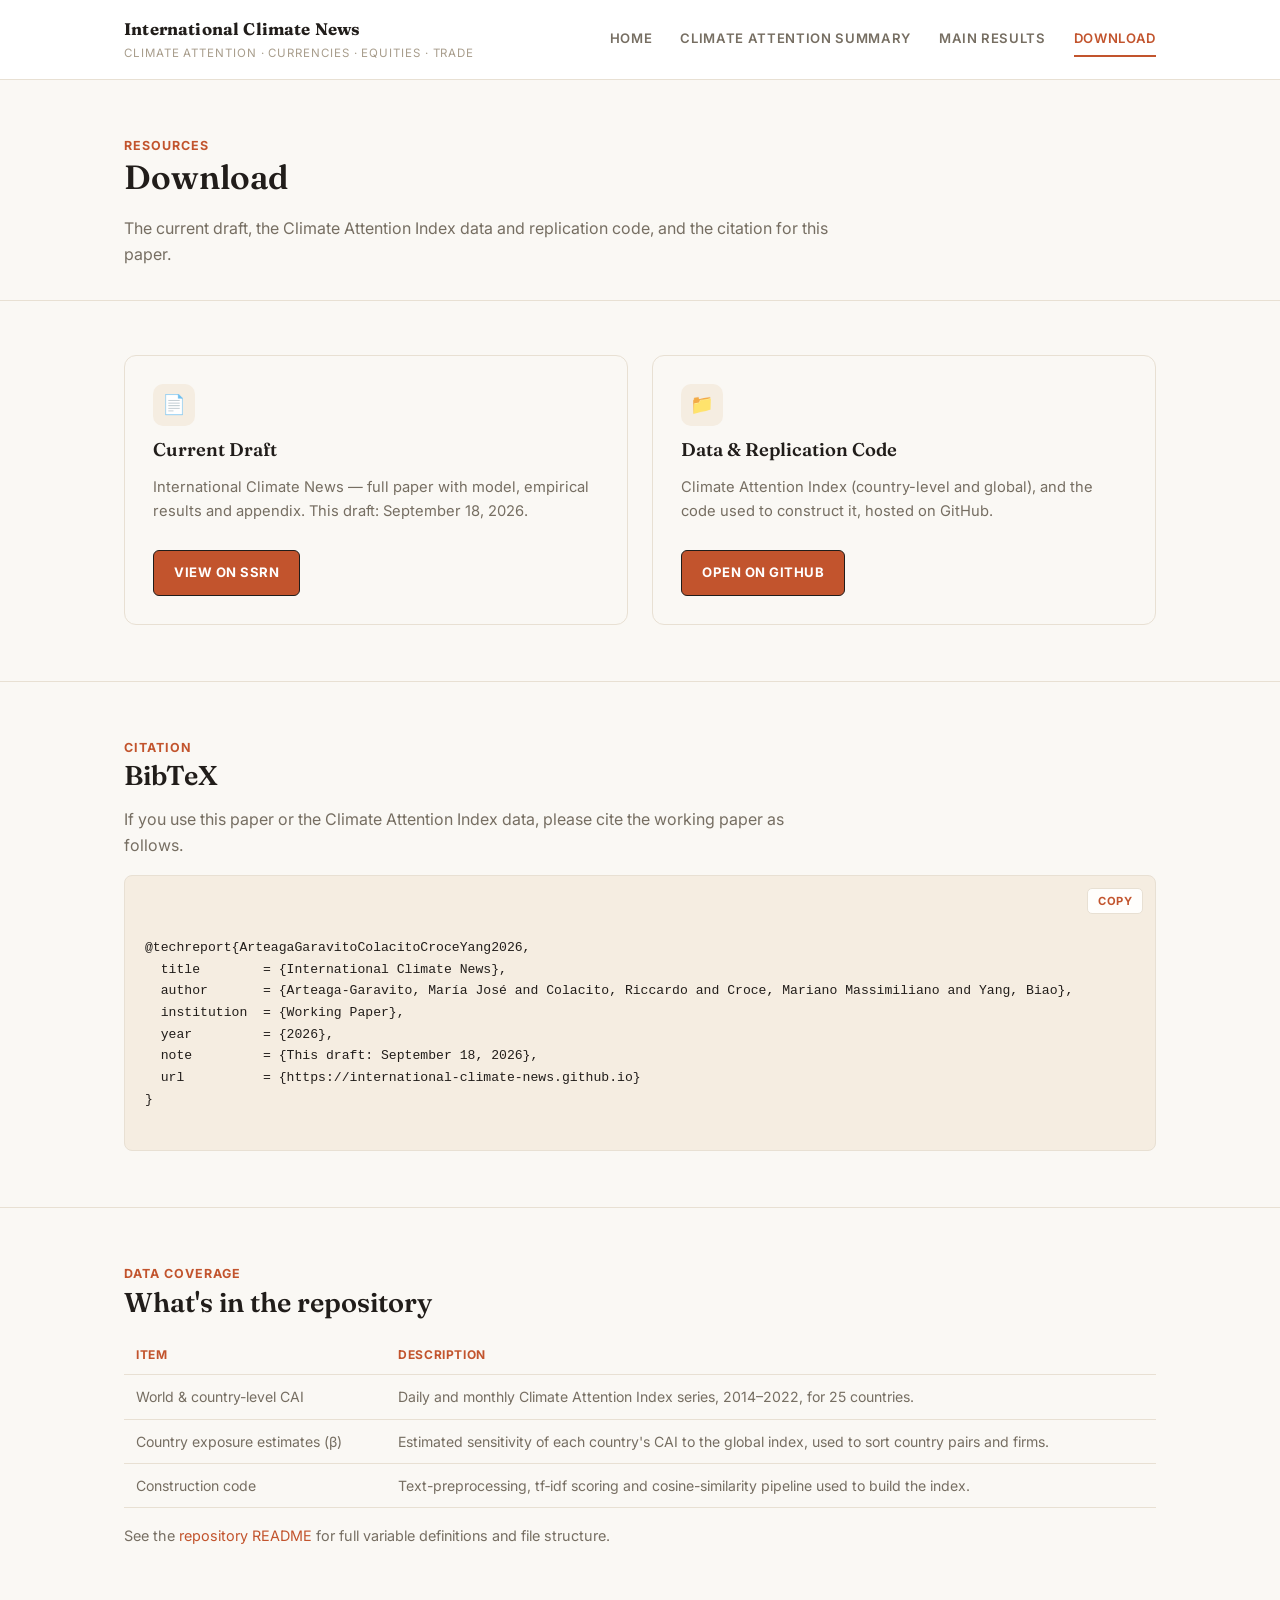
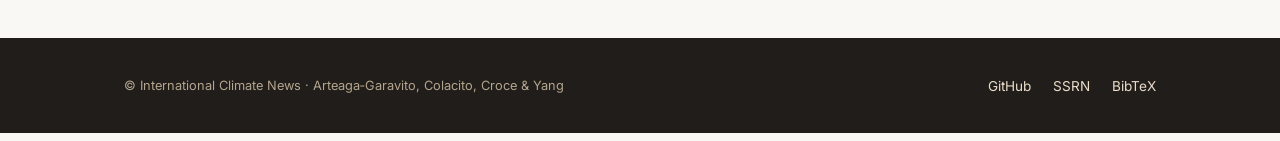
<file: download.html>
<!doctype html>
<html lang="en">
<head>
<meta charset="utf-8">
<meta name="viewport" content="width=device-width, initial-scale=1">
<title>Download — International Climate News</title>
<meta name="description" content="Download the paper, the Climate Attention Index data, and the BibTeX citation for International Climate News.">
<link rel="preconnect" href="https://fonts.googleapis.com">
<link rel="preconnect" href="https://fonts.gstatic.com" crossorigin>
<link href="https://fonts.googleapis.com/css2?family=Fraunces:opsz,wght@9..144,400;9..144,600;9..144,700&family=Inter:wght@400;500;600;700&display=swap" rel="stylesheet">
<link rel="stylesheet" href="assets/css/style.css">
</head>
<body>

<header class="site-header">
  <div class="header-inner">
    <a class="brand" href="index.html" style="text-decoration:none;">
      <span class="brand-text">
        <div class="brand-title">International Climate News</div>
        <div class="brand-sub">Climate attention &middot; currencies &middot; equities &middot; trade</div>
      </span>
    </a>
    <nav class="site-nav">
      <a href="index.html">Home</a>
      <a href="attention.html">Climate Attention Summary</a>
      <a href="results.html">Main Results</a>
      <a href="download.html" class="active">Download</a>
    </nav>
  </div>
</header>

<section class="hero" style="padding-bottom:16px;">
  <div class="container">
    <div class="eyebrow">Resources</div>
    <h1 style="font-size:2.1rem;">Download</h1>
    <p class="section-intro mt-0" style="margin-top:14px;">
      The current draft, the Climate Attention Index data and replication code, and the citation for this paper.
    </p>
  </div>
</section>

<section class="page-section" style="padding-top:24px;">
  <div class="container">
    <div class="download-grid">

      <div class="download-card">
        <div class="icon">&#128196;</div>
        <h3>Current Draft</h3>
        <p>International Climate News &mdash; full paper with model, empirical results and appendix. This draft: September 18, 2026.</p>
        <div class="btn-row" style="margin-top:0;">
          <a class="btn solid" href="https://papers.ssrn.com/sol3/papers.cfm?abstract_id=4713016" target="_blank" rel="noopener">View on SSRN</a>
        </div>
      </div>

      <div class="download-card">
        <div class="icon">&#128193;</div>
        <h3>Data &amp; Replication Code</h3>
        <p>Climate Attention Index (country-level and global), and the code used to construct it, hosted on GitHub.</p>
        <div class="btn-row" style="margin-top:0;">
          <a class="btn solid" href="https://github.com/majoarteaga/ClimateAttentionACCY/tree/main">Open on GitHub</a>
        </div>
      </div>

    </div>
  </div>
</section>

<section class="page-section" id="bibtex">
  <div class="container">
    <div class="eyebrow">Citation</div>
    <h2 class="section-title">BibTeX</h2>
    <p class="section-intro">If you use this paper or the Climate Attention Index data, please cite the working paper as follows.</p>

    <div class="bibtex-box">
<button class="copy-btn" data-copy-target="#bibtex-code">Copy</button>
<code id="bibtex-code">@techreport{ArteagaGaravitoColacitoCroceYang2026,
  title        = {International Climate News},
  author       = {Arteaga-Garavito, María José and Colacito, Riccardo and Croce, Mariano Massimiliano and Yang, Biao},
  institution  = {Working Paper},
  year         = {2026},
  note         = {This draft: September 18, 2026},
  url          = {https://international-climate-news.github.io}
}</code>
    </div>
  </div>
</section>

<section class="page-section" style="border-bottom:none;">
  <div class="container">
    <div class="eyebrow">Data Coverage</div>
    <h2 class="section-title">What's in the repository</h2>
    <table class="data-table">
      <thead>
        <tr>
          <th>Item</th>
          <th>Description</th>
        </tr>
      </thead>
      <tbody>
        <tr>
          <td>World &amp; country-level CAI</td>
          <td>Daily and monthly Climate Attention Index series, 2014&ndash;2022, for 25 countries.</td>
        </tr>
        <tr>
          <td>Country exposure estimates (&beta;)</td>
          <td>Estimated sensitivity of each country's CAI to the global index, used to sort country pairs and firms.</td>
        </tr>
        <tr>
          <td>Construction code</td>
          <td>Text-preprocessing, tf&#8209;idf scoring and cosine-similarity pipeline used to build the index.</td>
        </tr>
      </tbody>
    </table>
    <p style="margin-top:16px; font-size:0.9rem; color:var(--gray);">
      See the <a href="https://github.com/majoarteaga/ClimateAttentionACCY/tree/main">repository README</a> for
      full variable definitions and file structure.
    </p>
  </div>
</section>

<footer class="site-footer">
  <div class="footer-inner">
    <div class="footer-note">&copy; International Climate News &middot; Arteaga&#8209;Garavito, Colacito, Croce &amp; Yang</div>
    <div>
      <a href="https://github.com/majoarteaga/ClimateAttentionACCY/tree/main">GitHub</a>
      <a href="https://papers.ssrn.com/sol3/papers.cfm?abstract_id=4713016" target="_blank" rel="noopener">SSRN</a>
      <a href="download.html#bibtex">BibTeX</a>
    </div>
  </div>
</footer>

<script src="assets/js/main.js"></script>
</body>
</html>
</file>
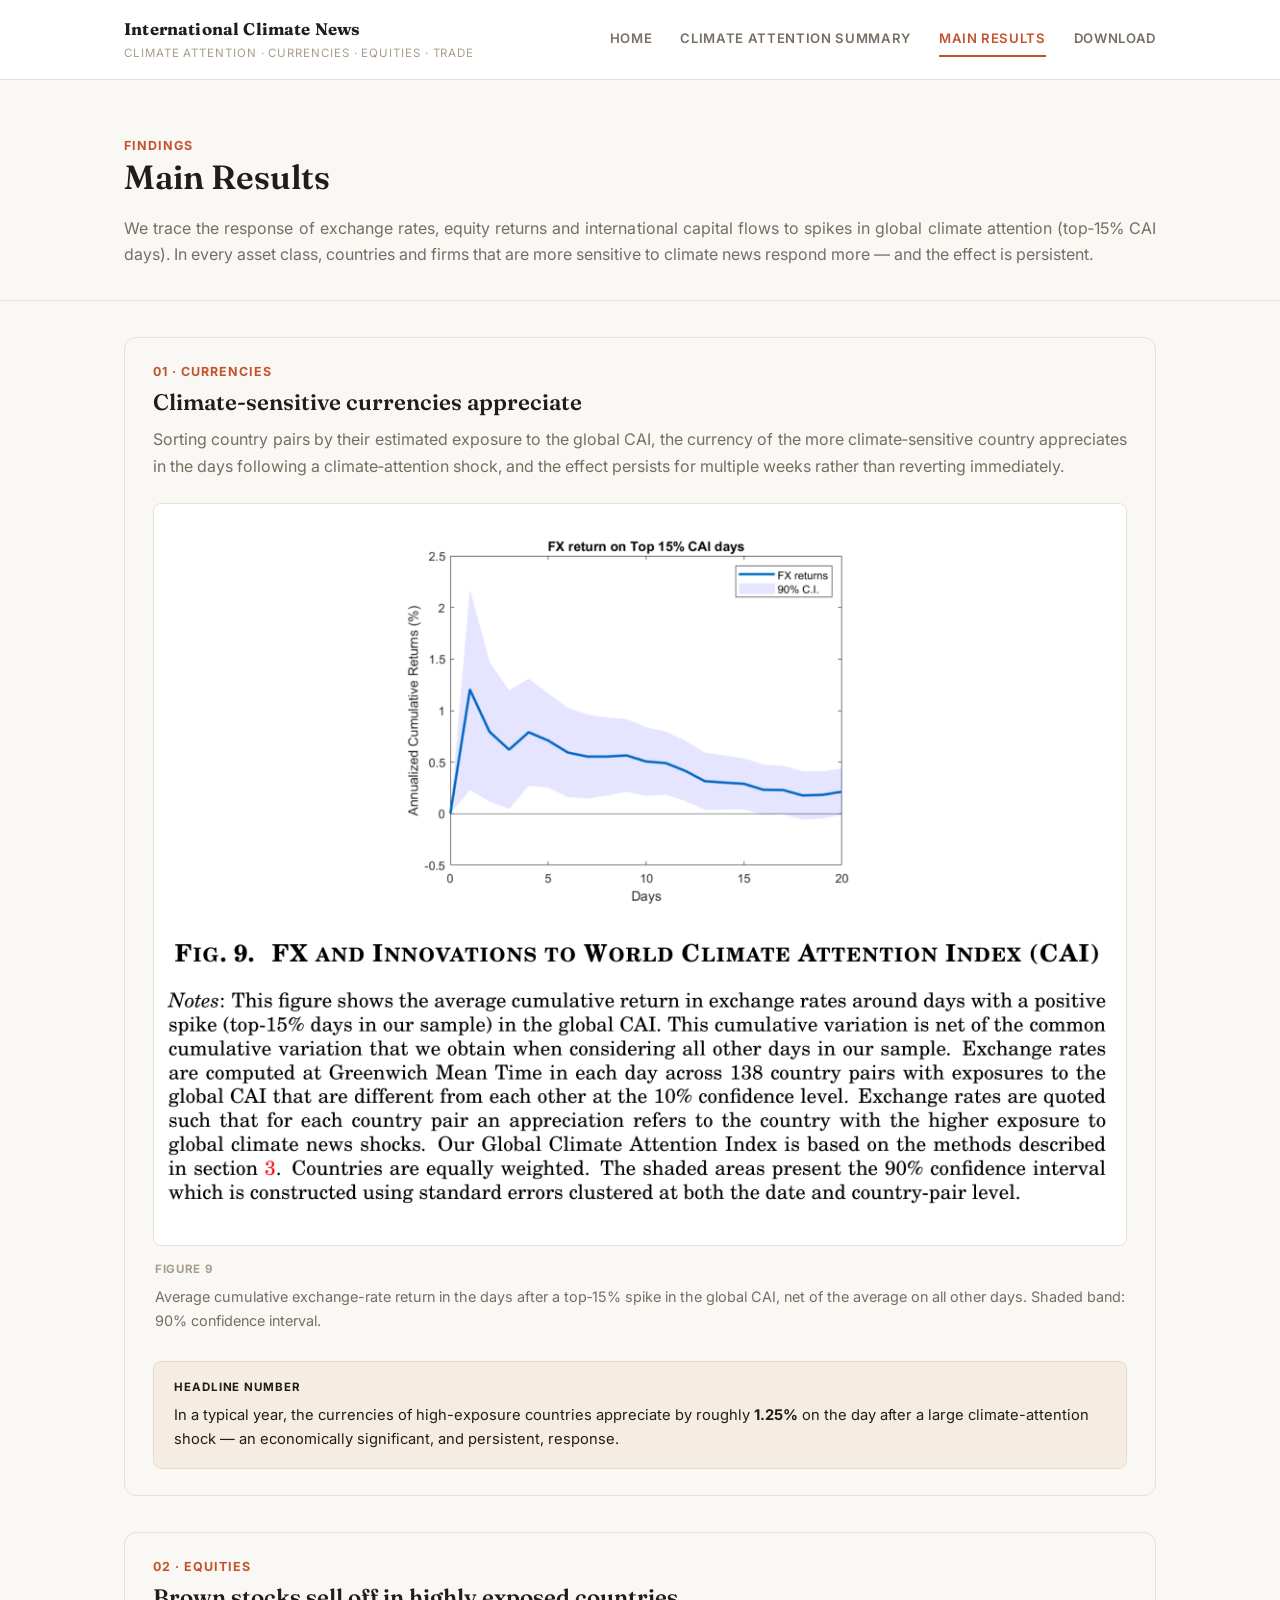
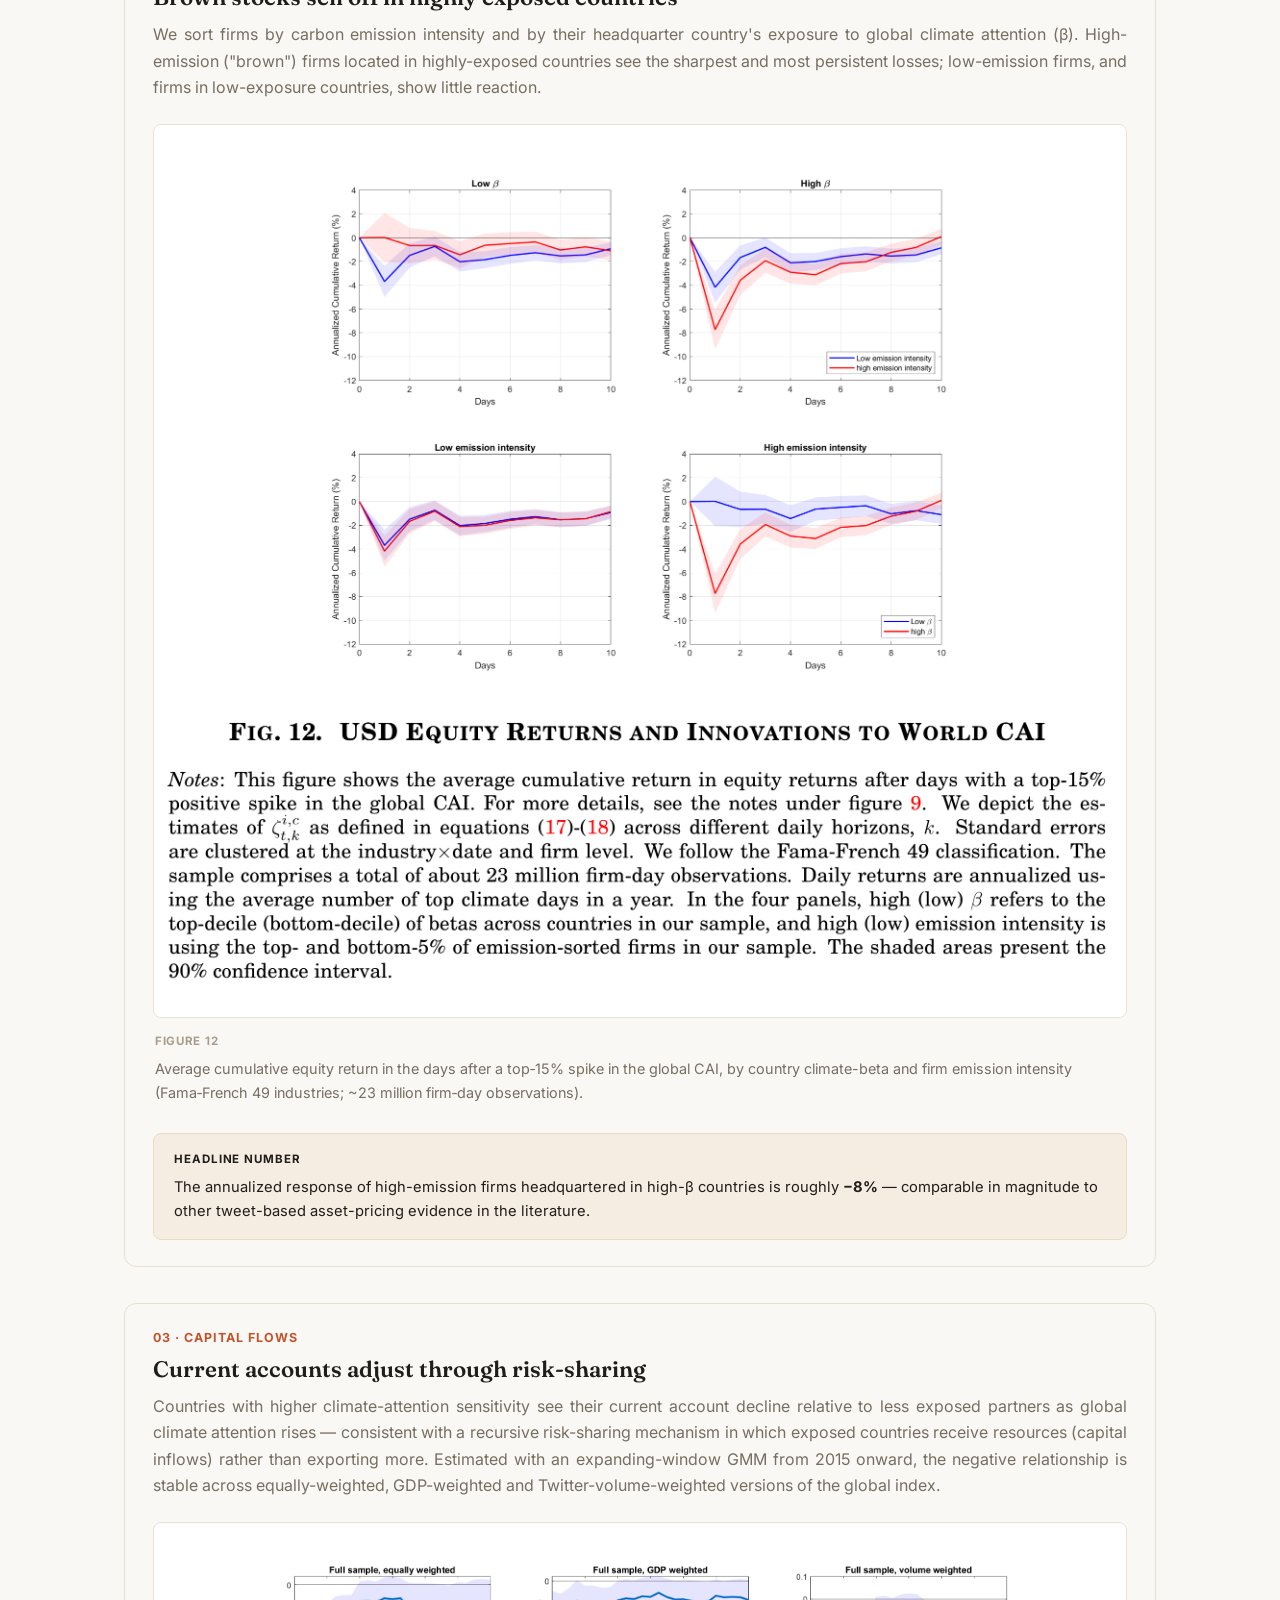
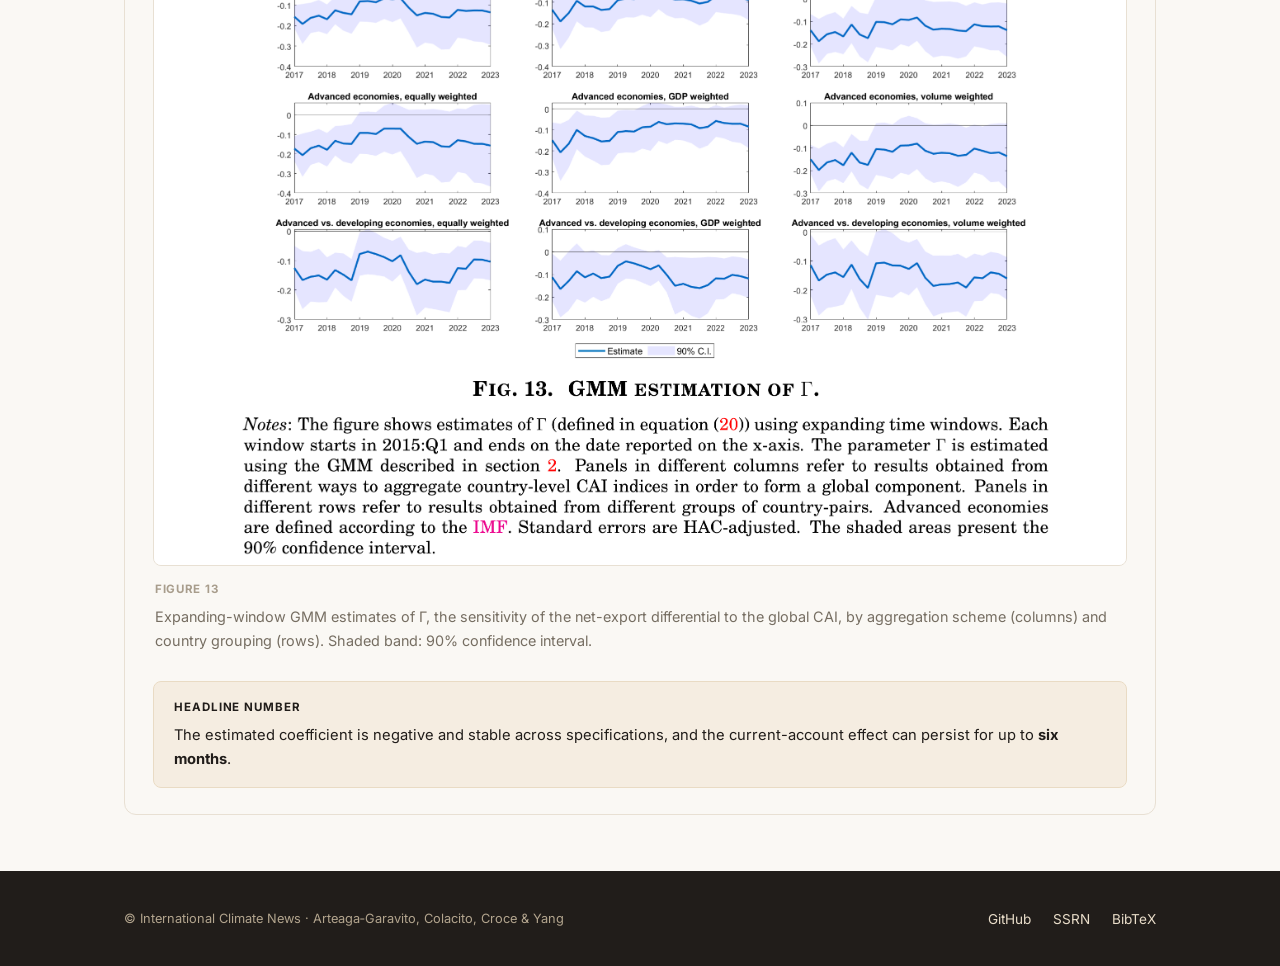
<file: results.html>
<!doctype html>
<html lang="en">
<head>
<meta charset="utf-8">
<meta name="viewport" content="width=device-width, initial-scale=1">
<title>Main Results — International Climate News</title>
<meta name="description" content="Main results by asset class: exchange rates, equity returns, and international capital flows around climate attention shocks.">
<link rel="preconnect" href="https://fonts.googleapis.com">
<link rel="preconnect" href="https://fonts.gstatic.com" crossorigin>
<link href="https://fonts.googleapis.com/css2?family=Fraunces:opsz,wght@9..144,400;9..144,600;9..144,700&family=Inter:wght@400;500;600;700&display=swap" rel="stylesheet">
<link rel="stylesheet" href="assets/css/style.css">
</head>
<body>

<header class="site-header">
  <div class="header-inner">
    <a class="brand" href="index.html" style="text-decoration:none;">
      <span class="brand-text">
        <div class="brand-title">International Climate News</div>
        <div class="brand-sub">Climate attention &middot; currencies &middot; equities &middot; trade</div>
      </span>
    </a>
    <nav class="site-nav">
      <a href="index.html">Home</a>
      <a href="attention.html">Climate Attention Summary</a>
      <a href="results.html" class="active">Main Results</a>
      <a href="download.html">Download</a>
    </nav>
  </div>
</header>

<section class="hero" style="padding-bottom:16px;">
  <div class="container">
    <div class="eyebrow">Findings</div>
    <h1 style="font-size:2.1rem;">Main Results</h1>
    <p class="section-intro wide-justify mt-0" style="margin-top:14px;">
      We trace the response of exchange rates, equity returns and international capital flows to spikes in
      global climate attention (top&#8209;15% CAI days). In every asset class, countries and firms that are more
      sensitive to climate news respond more &mdash; and the effect is persistent.
    </p>
  </div>
</section>

<!-- FX -->
<div class="container">
  <div class="result-card">
    <div class="result-head">
      <div class="eyebrow">01 &middot; Currencies</div>
      <h3>Climate-sensitive currencies appreciate</h3>
      <p>Sorting country pairs by their estimated exposure to the global CAI, the currency of the more
      climate&#8209;sensitive country appreciates in the days following a climate&#8209;attention shock, and the
      effect persists for multiple weeks rather than reverting immediately.</p>
    </div>
    <div class="result-figure">
      <img src="assets/img/figures/fig9_fx_cai.png" alt="FX returns on top 15% CAI days, showing cumulative appreciation of the higher-exposure currency over 20 days">
      <div class="figure-caption">
        <div class="fig-tag">Figure 9</div>
        <p>Average cumulative exchange-rate return in the days after a top&#8209;15% spike in the global CAI, net of the average on all other days. Shaded band: 90% confidence interval.</p>
      </div>
    </div>
    <div class="finding-box">
      <div class="eyebrow">Headline number</div>
      <p>In a typical year, the currencies of high-exposure countries appreciate by roughly <strong>1.25%</strong> on the day after a large climate-attention shock &mdash; an economically significant, and persistent, response.</p>
    </div>
  </div>
</div>

<!-- Equities -->
<div class="container">
  <div class="result-card">
    <div class="result-head">
      <div class="eyebrow">02 &middot; Equities</div>
      <h3>Brown stocks sell off in highly exposed countries</h3>
      <p>We sort firms by carbon emission intensity and by their headquarter country's exposure to global climate
      attention (&beta;). High-emission ("brown") firms located in highly-exposed countries see the sharpest and
      most persistent losses; low-emission firms, and firms in low-exposure countries, show little reaction.</p>
    </div>
    <div class="result-figure">
      <img src="assets/img/figures/fig12_equity_cai.png" alt="USD equity returns and innovations to the World CAI, sorted by country beta and firm emission intensity">
      <div class="figure-caption">
        <div class="fig-tag">Figure 12</div>
        <p>Average cumulative equity return in the days after a top&#8209;15% spike in the global CAI, by country climate-beta and firm emission intensity (Fama&#8209;French 49 industries; ~23 million firm&#8209;day observations).</p>
      </div>
    </div>
    <div class="finding-box">
      <div class="eyebrow">Headline number</div>
      <p>The annualized response of high-emission firms headquartered in high-&beta; countries is roughly <strong>&minus;8%</strong> &mdash; comparable in magnitude to other tweet-based asset-pricing evidence in the literature.</p>
    </div>
  </div>
</div>

<!-- Flows -->
<div class="container">
  <div class="result-card" style="margin-bottom:56px;">
    <div class="result-head">
      <div class="eyebrow">03 &middot; Capital Flows</div>
      <h3>Current accounts adjust through risk-sharing</h3>
      <p>Countries with higher climate-attention sensitivity see their current account decline relative to less
      exposed partners as global climate attention rises &mdash; consistent with a recursive risk-sharing
      mechanism in which exposed countries receive resources (capital inflows) rather than exporting more.
      Estimated with an expanding-window GMM from 2015 onward, the negative relationship is stable across
      equally-weighted, GDP-weighted and Twitter-volume-weighted versions of the global index.</p>
    </div>
    <div class="result-figure">
      <img src="assets/img/figures/fig13_flows_gmm.png" alt="GMM estimation of the current-account response to global climate attention shocks, across weighting schemes and country groups">
      <div class="figure-caption">
        <div class="fig-tag">Figure 13</div>
        <p>Expanding-window GMM estimates of &Gamma;, the sensitivity of the net-export differential to the global CAI, by aggregation scheme (columns) and country grouping (rows). Shaded band: 90% confidence interval.</p>
      </div>
    </div>
    <div class="finding-box">
      <div class="eyebrow">Headline number</div>
      <p>The estimated coefficient is negative and stable across specifications, and the current-account effect can persist for up to <strong>six months</strong>.</p>
    </div>
  </div>
</div>

<footer class="site-footer">
  <div class="footer-inner">
    <div class="footer-note">&copy; International Climate News &middot; Arteaga&#8209;Garavito, Colacito, Croce &amp; Yang</div>
    <div>
      <a href="https://github.com/majoarteaga/ClimateAttentionACCY/tree/main">GitHub</a>
      <a href="https://papers.ssrn.com/sol3/papers.cfm?abstract_id=4713016" target="_blank" rel="noopener">SSRN</a>
      <a href="download.html#bibtex">BibTeX</a>
    </div>
  </div>
</footer>

<script src="assets/js/main.js"></script>
</body>
</html>
</file>
<file: assets/css/style.css>
/* International Climate News — site stylesheet */

:root {
  --ink: #211d1a;
  --accent: #c2542d;
  --accent-dark: #9c4321;
  --gray: #766e62;
  --gray-light: #a89d8c;
  --border: #e8e0d3;
  --tint: #f5ede1;
  --tint-border: #e9dbc4;
  --bg: #faf8f4;
  --card-bg: #fffefc;
  --max-w: 1080px;
}

* { box-sizing: border-box; }

html { scroll-behavior: smooth; }

body {
  margin: 0;
  background: var(--bg);
  color: var(--ink);
  font-family: "Inter", -apple-system, BlinkMacSystemFont, "Segoe UI", sans-serif;
  font-size: 16px;
  line-height: 1.65;
  -webkit-font-smoothing: antialiased;
}

h1, h2, h3, h4 {
  font-family: "Fraunces", Georgia, "Times New Roman", serif;
  color: var(--ink);
  line-height: 1.25;
  margin: 0 0 0.5em;
  font-weight: 600;
}

p { margin: 0 0 1em; color: var(--ink); }

a { color: var(--accent); text-decoration: none; }
a:hover { text-decoration: underline; }

img { max-width: 100%; display: block; }

.eyebrow {
  font-size: 0.78rem;
  font-weight: 700;
  letter-spacing: 0.08em;
  text-transform: uppercase;
  color: var(--accent);
}

.eyebrow.muted { color: var(--gray-light); }

.container {
  max-width: var(--max-w);
  margin: 0 auto;
  padding: 0 24px;
}

/* Header / nav */
header.site-header {
  border-bottom: 1px solid var(--border);
  position: sticky;
  top: 0;
  background: rgba(255,255,255,0.96);
  backdrop-filter: blur(6px);
  z-index: 50;
}

.header-inner {
  max-width: var(--max-w);
  margin: 0 auto;
  padding: 16px 24px;
  display: flex;
  align-items: center;
  justify-content: space-between;
  gap: 16px;
  flex-wrap: wrap;
}

.brand {
  display: flex;
  align-items: center;
  gap: 12px;
  color: var(--ink);
}

.brand-text .brand-title {
  font-family: "Fraunces", serif;
  font-weight: 700;
  font-size: 1.05rem;
  color: var(--ink);
  letter-spacing: 0.01em;
}

.brand-text .brand-sub {
  font-size: 0.72rem;
  letter-spacing: 0.08em;
  text-transform: uppercase;
  color: var(--gray-light);
}

nav.site-nav {
  display: flex;
  gap: 28px;
  flex-wrap: wrap;
}

nav.site-nav a {
  font-size: 0.82rem;
  font-weight: 600;
  letter-spacing: 0.05em;
  text-transform: uppercase;
  color: var(--gray);
  padding: 6px 0;
  border-bottom: 2px solid transparent;
}

nav.site-nav a:hover,
nav.site-nav a.active {
  color: var(--accent);
  border-bottom-color: var(--accent);
  text-decoration: none;
}

/* Hero */
.hero {
  padding: 56px 0 40px;
  border-bottom: 1px solid var(--border);
}

.hero h1 {
  font-size: clamp(2rem, 4vw, 2.75rem);
  max-width: 820px;
}

.hero .dateline {
  color: var(--gray-light);
  font-size: 0.88rem;
  margin-top: 6px;
}

.authorline {
  font-size: 1.02rem;
  margin: 18px 0 22px;
  color: var(--ink);
}

.authorline .aff {
  color: var(--gray);
  font-size: 0.86rem;
}

/* Centered hero (Home) */
.hero-center > .container > .eyebrow,
.hero-center > .container > h1,
.hero-center > .container > .dateline,
.hero-center > .container > .authorline {
  text-align: center;
}
.hero-center h1 { margin-left: auto; margin-right: auto; }
.hero-center .btn-row { justify-content: center; }

/* Justified, wide-measure paragraphs */
.justify { text-align: justify; text-align-last: left; }
.wide-justify {
  max-width: none !important;
  text-align: justify;
  text-align-last: left;
}

/* Buttons */
.btn-row {
  display: flex;
  flex-wrap: wrap;
  gap: 12px;
  margin-top: 22px;
}

.btn {
  display: inline-flex;
  align-items: center;
  gap: 8px;
  padding: 11px 20px;
  border-radius: 6px;
  font-size: 0.82rem;
  font-weight: 700;
  letter-spacing: 0.04em;
  text-transform: uppercase;
  border: 1.5px solid var(--ink);
  cursor: pointer;
  font-family: inherit;
}

.btn.solid {
  background: var(--accent);
  color: #fff;
}
.btn.solid:hover { background: var(--accent-dark); text-decoration: none; }

.btn.outline {
  background: transparent;
  color: var(--ink);
}
.btn.outline:hover { background: var(--tint); text-decoration: none; }

/* Abstract card */
.card {
  border: 1px solid var(--border);
  border-radius: 10px;
  padding: 28px 30px;
  background: var(--card-bg);
}

.abstract-card {
  margin-top: 34px;
  background: var(--tint);
  border-color: var(--tint-border);
}

.abstract-card h3 {
  margin-bottom: 12px;
  font-size: 1.1rem;
}

.keywords {
  margin-top: 16px;
  font-size: 0.85rem;
  color: var(--gray);
}

.keywords strong { color: var(--ink); }

/* Sections */
section.page-section {
  padding: 56px 0;
  border-bottom: 1px solid var(--border);
}

section.page-section:last-of-type { border-bottom: none; }

.section-label {
  margin-bottom: 8px;
}

.section-title {
  font-size: 1.7rem;
  max-width: 760px;
}

.section-intro {
  color: var(--gray);
  max-width: 720px;
  margin-top: 10px;
}

/* Authors grid */
.authors-grid {
  display: grid;
  grid-template-columns: repeat(4, 1fr);
  gap: 28px;
  margin-top: 32px;
}

@media (max-width: 820px) {
  .authors-grid { grid-template-columns: repeat(2, 1fr); }
}
@media (max-width: 480px) {
  .authors-grid { grid-template-columns: 1fr; }
}

.author-card { text-align: center; }

.author-photo {
  width: 184px;
  height: 184px;
  border-radius: 50%;
  overflow: hidden;
  margin: 0 auto 16px;
  border: 1px solid var(--border);
  background: var(--tint);
}

.author-photo img {
  width: 100%;
  height: 100%;
  object-fit: cover;
}

.author-name {
  font-family: "Fraunces", serif;
  font-weight: 700;
  color: var(--ink);
  font-size: 1.02rem;
}

.author-role {
  font-size: 0.82rem;
  color: var(--gray);
  margin-top: 3px;
  line-height: 1.4;
}

.author-links {
  margin-top: 8px;
  font-size: 0.78rem;
}

.author-links a { color: var(--accent); margin: 0 4px; }

/* Videos */
.video-grid {
  display: grid;
  grid-template-columns: 1fr 1fr;
  gap: 28px;
  margin-top: 32px;
}

@media (max-width: 820px) {
  .video-grid { grid-template-columns: 1fr; }
}

.video-frame {
  position: relative;
  width: 100%;
  aspect-ratio: 16 / 9;
  border-radius: 10px;
  overflow: hidden;
  border: 1px solid var(--border);
  background: #000;
}

.video-frame video,
.video-frame iframe {
  width: 100%;
  height: 100%;
  border: 0;
  display: block;
}

.video-caption {
  margin-top: 10px;
  font-size: 0.85rem;
  color: var(--gray);
}

.video-caption strong { color: var(--ink); }

/* Stat strip */
.stat-strip {
  display: grid;
  grid-template-columns: repeat(4, 1fr);
  gap: 20px;
  margin-top: 34px;
}

@media (max-width: 820px) {
  .stat-strip { grid-template-columns: repeat(2, 1fr); }
}

.stat-box {
  border: 1px solid var(--border);
  border-radius: 10px;
  padding: 20px;
}

.stat-num {
  font-family: "Fraunces", serif;
  font-size: 1.9rem;
  color: var(--ink);
  font-weight: 700;
}

.stat-label {
  font-size: 0.82rem;
  color: var(--gray);
  margin-top: 4px;
}

/* Figure block */
.figure-block {
  margin-top: 30px;
  border: 1px solid var(--border);
  border-radius: 10px;
  overflow: hidden;
  background: var(--card-bg);
}

.figure-block img { width: 100%; }

.figure-caption {
  padding: 16px 22px 20px;
  border-top: 1px solid var(--border);
  background: #fdfbf7;
}

.figure-caption .fig-tag {
  font-size: 0.72rem;
  font-weight: 700;
  letter-spacing: 0.06em;
  text-transform: uppercase;
  color: var(--gray-light);
}

.figure-caption p {
  margin: 6px 0 0;
  font-size: 0.9rem;
  color: var(--gray);
}

/* Methodology steps */
.steps {
  margin-top: 30px;
  display: grid;
  grid-template-columns: repeat(3, 1fr);
  gap: 22px;
}

@media (max-width: 820px) {
  .steps { grid-template-columns: 1fr; }
}

.step {
  border: 1px solid var(--border);
  border-radius: 10px;
  padding: 22px;
}

.step-num {
  font-family: "Fraunces", serif;
  color: var(--accent);
  font-size: 1.3rem;
  font-weight: 700;
  margin-bottom: 8px;
}

.step h4 { font-size: 1rem; margin-bottom: 6px; }
.step p { font-size: 0.88rem; color: var(--gray); margin: 0; }

/* Results category cards */
.result-card {
  margin-top: 36px;
  border: 1px solid var(--border);
  border-radius: 12px;
  overflow: hidden;
}

.result-head {
  padding: 24px 28px 0;
}

.result-head .eyebrow { color: var(--accent); }

.result-head h3 {
  font-size: 1.4rem;
  margin: 6px 0 10px;
}

.result-head p {
  color: var(--gray);
  text-align: justify;
  text-align-last: left;
}

.result-figure { padding: 8px 28px 28px; }

.result-figure img {
  border: 1px solid var(--border);
  border-radius: 8px;
}

.result-figure .figure-caption {
  border: none;
  padding: 14px 2px 0;
  background: transparent;
}

.finding-box {
  margin: 0 28px 26px;
  background: var(--tint);
  border: 1px solid var(--tint-border);
  border-radius: 8px;
  padding: 16px 20px;
}

.finding-box .eyebrow { color: var(--ink); font-size: 0.72rem; }
.finding-box p { margin: 6px 0 0; font-size: 0.92rem; }

/* Download cards */
.download-grid {
  display: grid;
  grid-template-columns: 1fr 1fr;
  gap: 24px;
  margin-top: 30px;
}

@media (max-width: 820px) {
  .download-grid { grid-template-columns: 1fr; }
}

.download-card {
  border: 1px solid var(--border);
  border-radius: 12px;
  padding: 28px;
  display: flex;
  flex-direction: column;
  gap: 12px;
}

.download-card .icon {
  width: 42px;
  height: 42px;
  border-radius: 10px;
  background: var(--tint);
  display: flex;
  align-items: center;
  justify-content: center;
  color: var(--accent);
  font-size: 1.2rem;
}

.download-card h3 { font-size: 1.15rem; margin-bottom: 2px; }
.download-card p { color: var(--gray); font-size: 0.92rem; flex-grow: 1; }

/* Bibtex */
.bibtex-box {
  margin-top: 14px;
  background: var(--tint);
  border: 1px solid var(--border);
  border-radius: 8px;
  padding: 18px 20px;
  font-family: "SFMono-Regular", Consolas, "Liberation Mono", Menlo, monospace;
  font-size: 0.82rem;
  color: var(--ink);
  white-space: pre-wrap;
  word-break: break-word;
  position: relative;
}

.copy-btn {
  position: absolute;
  top: 12px;
  right: 12px;
  font-size: 0.7rem;
  font-weight: 700;
  letter-spacing: 0.04em;
  text-transform: uppercase;
  background: var(--card-bg);
  border: 1px solid var(--border);
  border-radius: 5px;
  padding: 5px 10px;
  cursor: pointer;
  color: var(--accent);
  font-family: "Inter", sans-serif;
}
.copy-btn:hover { background: var(--tint); }

/* Data dictionary table */
.data-table {
  margin-top: 16px;
  width: 100%;
  border-collapse: collapse;
  font-size: 0.88rem;
}

.data-table th, .data-table td {
  text-align: left;
  padding: 10px 12px;
  border-bottom: 1px solid var(--border);
}

.data-table th {
  color: var(--accent);
  font-size: 0.75rem;
  text-transform: uppercase;
  letter-spacing: 0.05em;
}

.data-table td { color: var(--gray); }

/* Footer */
footer.site-footer {
  background: var(--ink);
  color: #e9ddc9;
  padding: 34px 0;
  margin-top: 20px;
}

.footer-inner {
  max-width: var(--max-w);
  margin: 0 auto;
  padding: 0 24px;
  display: flex;
  align-items: center;
  justify-content: space-between;
  flex-wrap: wrap;
  gap: 16px;
}

.footer-inner a {
  color: #e9ddc9;
  font-size: 0.85rem;
  margin-left: 18px;
}

.footer-inner a:first-of-type { margin-left: 0; }

.footer-note {
  font-size: 0.8rem;
  color: #b3a58e;
}

/* Utility */
.mt-0 { margin-top: 0; }
.text-center { text-align: center; }

/* Interactive charts (Plotly) */
.figure-block .plot { width: 100%; height: 540px; background: var(--card-bg); padding: 8px 8px 0; }
.plot-hint { margin: 0; padding: 4px 22px 10px; font-size: 0.8rem; color: var(--gray-light); background: var(--card-bg); }
@media (max-width: 640px) { .figure-block .plot { height: 420px; padding: 4px 0 0; } }
</file>
